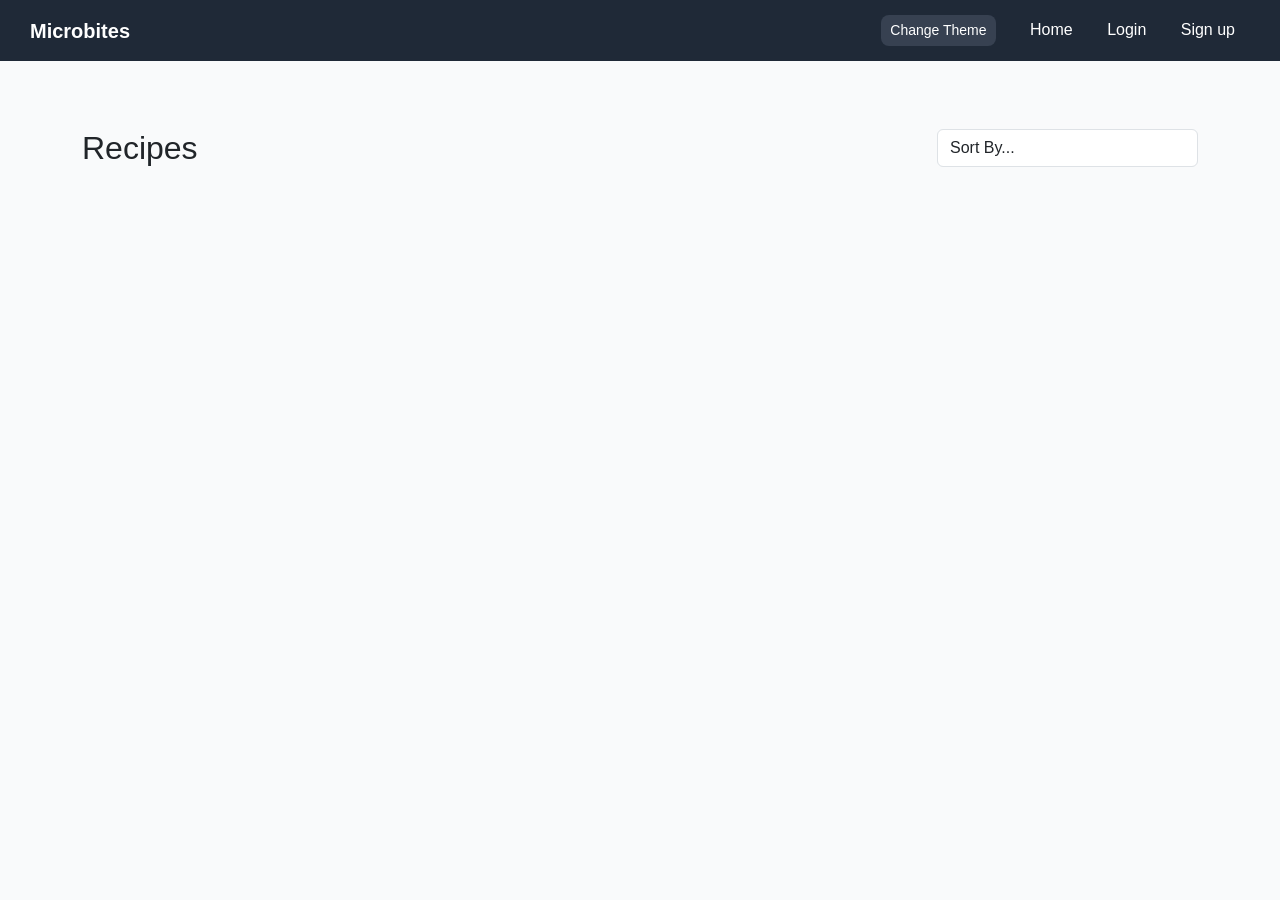
<file: Account/profile.html>
<!DOCTYPE html>
<html>
<head>
  <title>Macrobites - Profile</title>

  <link href="https://cdn.jsdelivr.net/npm/bootstrap@5.3.8/dist/css/bootstrap.min.css" rel="stylesheet">
  <link rel="stylesheet" href="../style.css">
</head>
<body>
  <header class="navbar align-items-center">
    <div class="logo">Microbites</div>

   

    <nav class="nav-links">
      <button id="theme-toggle" class="btn btn-sm" style="margin-right: 15px; background-color: #374151; color: white; border-radius: 8px;">Change Theme</button>
      <a href="/main.html" id="signupLink">Home</a>
      <a href="/SIGN-IN/Login.html" id="loginLink">Login</a>
      <a href="/SIGN-IN/Signup.html" id="signupLink">Sign up</a>
      <a href="#" id="logoutLink" style="display:none;">Logout</a>
    </nav>
  </header>
  <section class="recipes">
    <!-- Cards structure --> 
    <!-- Change the numbers for the margins and paddings (mb, py, etc.) to whichever looks best-->
    <div class="container py-5">
      <div class="row align-items-center mb-4">
        <div class="col-8 col-md-9">
          <h2 class="m-0">Recipes</h2>
        </div>
        
        <div class="col-4 col-md-3">
          <select id="sortSelect" class="form-control">
            <option value="default">Sort By...</option>
            <option value="az">Alphabetical (A-Z)</option>
            <option value="protein">Highest Protein</option>
            <option value="calories">Lowest Calories</option>
          </select>
        </div>
      </div>
    
      <div class="row g-4" id="recipeContainer"></div>
    </div>
  
    <!-- Recipe popup -->
    <div class="modal fade" id="recipeModal" tabindex="-1">
      <div class="modal-dialog modal-lg modal-dialog-centered">
        <div class="modal-content">
  
          <div class="modal-header">
            <h5 class="modal-title" id="modalTitle"></h5>
            <button class="btn-close" data-bs-dismiss="modal"></button>
          </div>
  
          <div class="modal-body">
            <img id="modalImg" class="img-fluid rounded mb-3">
  
            <h6 class="text-primary">Ingredients:</h6>
            <ul id="ingredients"></ul>
  
            <h6 class="text-primary">Instructions:</h6>
            <ol id="instructions"></ol>
          </div>
  
          <div class="modal-footer">
            <button class="btn btn-secondary" data-bs-dismiss="modal">Close</button>
            <button class="btn btn-warning" id="saveRecipe">Save Recipe</button>
          </div>
  
        </div>
      </div>
    </div>
  
  </section>

  <script src="https://cdn.jsdelivr.net/npm/bootstrap@5.3.8/dist/js/bootstrap.bundle.min.js"></script>
<script src="/Script.js"></script>
<script src="/Account/profile.js"></script>
</body>
</html>
</file>
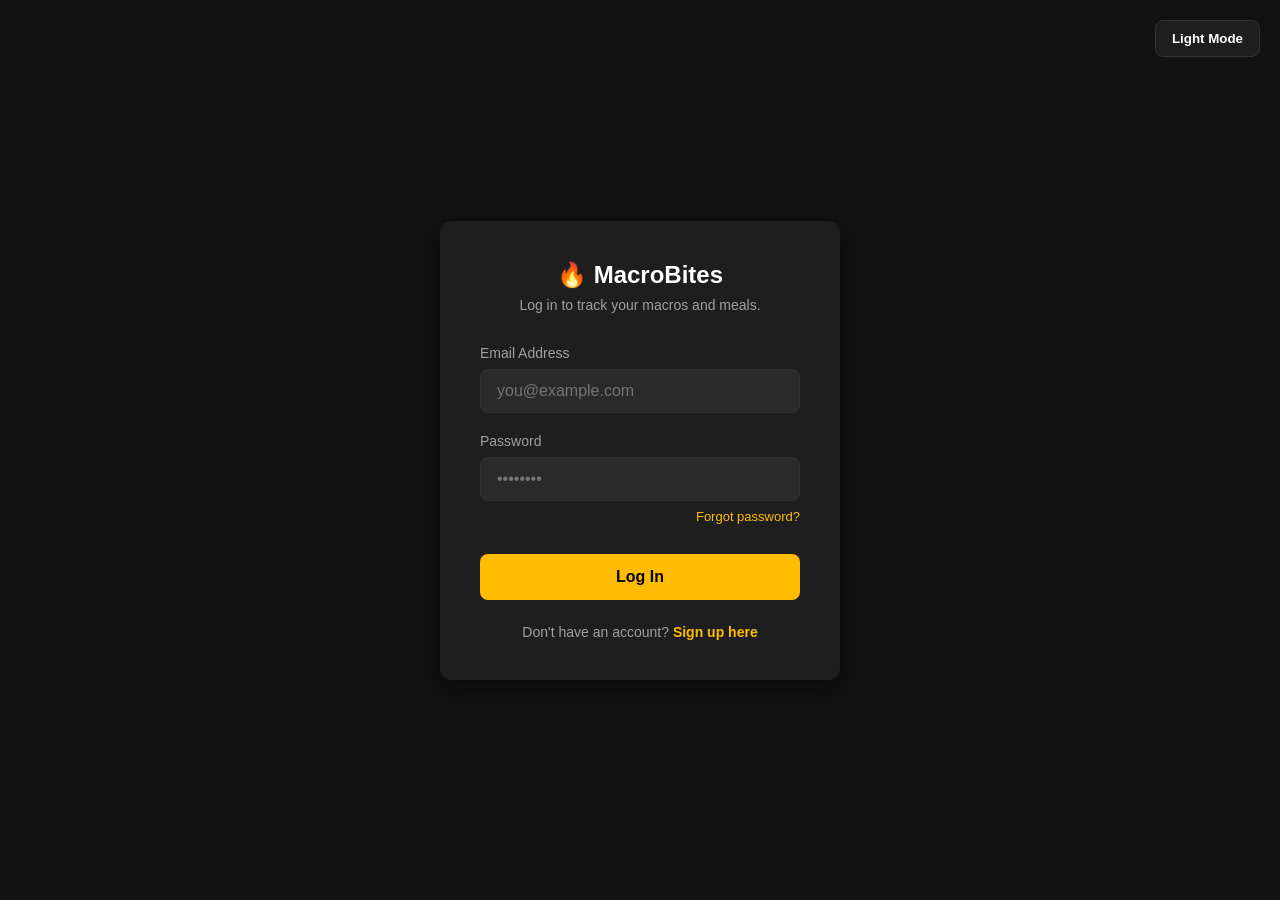
<file: SIGN-IN/Login.html>
<!DOCTYPE html>
<html>
<head>
    <meta charset="UTF-8">
    <meta name="viewport" content="width=device-width, initial-scale=1.0">
    <title>MacroBites - Login</title>
    <link rel="stylesheet" href="/SIGN-IN/Login.css">
</head>
<body>

    <button id="theme-toggle" class="theme">Change Theme</button>

    <div class="login-container">
        <div class="brand">
            🔥 MacroBites
        </div>
        <p class="subtitle">Log in to track your macros and meals.</p>

        <form action="/main.html" method="POST">
            <div class="form-group">
                <label for="email">Email Address</label>
                <input type="email" id="email" name="email" placeholder="you@example.com" required>
            </div>

            <div class="form-group">
                <label for="password">Password</label>
                <input type="password" id="password" name="password" placeholder="••••••••" required>
                <a href="#" class="forgot-password">Forgot password?</a>
            </div>

            <button type="submit" class="login-btn">Log In</button>
        </form>

        <p class="signup-link"> Don't have an account? <a href="Signup.html">Sign up here</a></p>
    </div>

    <script src="/SIGN-IN/script-sign.js"></script>
</body>
</html>
</file>
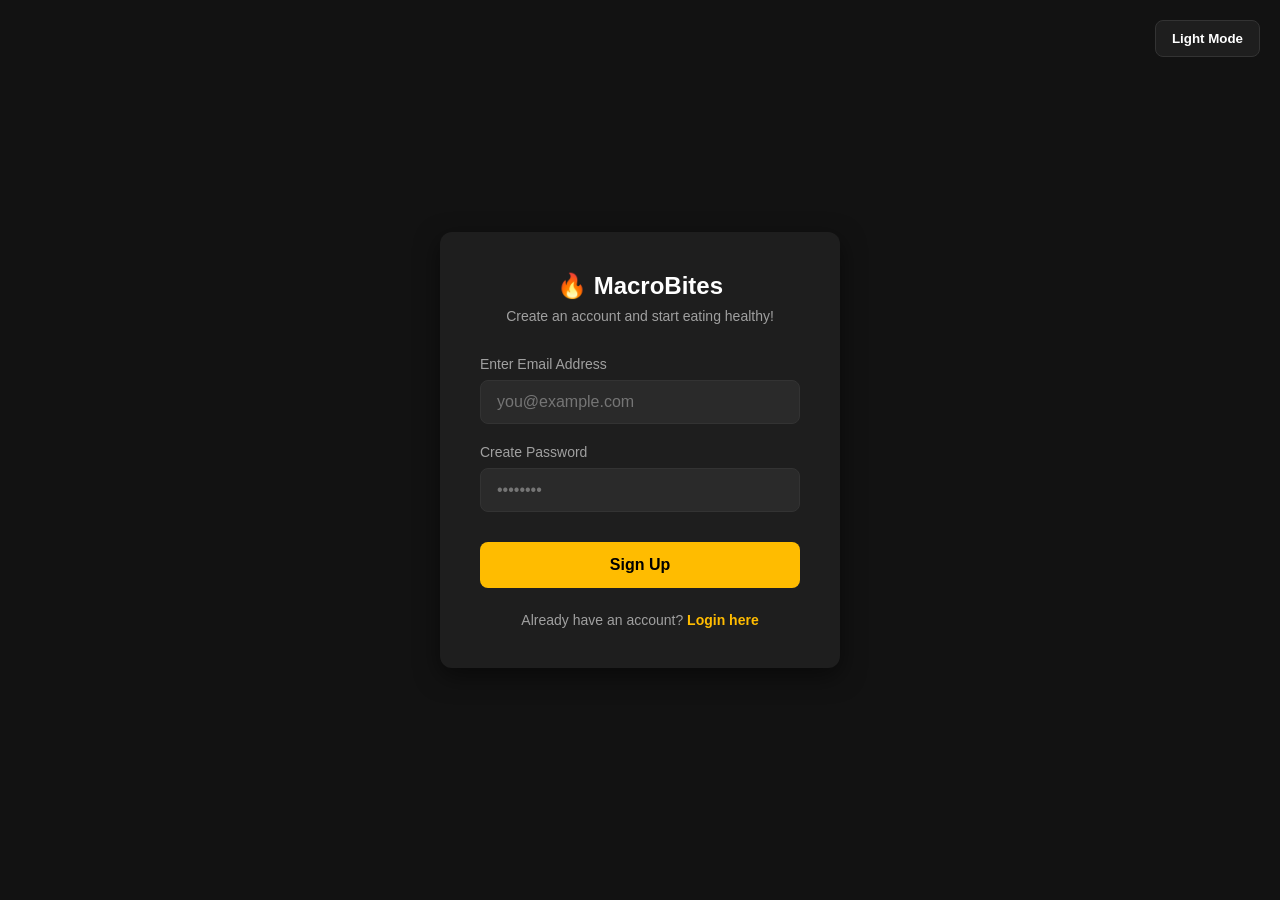
<file: SIGN-IN/Signup.html>
<!DOCTYPE html>
<html>
<head>
    <meta charset="UTF-8">
    <meta name="viewport" content="width=device-width, initial-scale=1.0">
    <title>MacroBites - Signup</title>
    <link rel="stylesheet" href="/SIGN-IN/Signup.css">
</head>
<body>

    <button id="theme-toggle" class="theme">Change Theme</button>

    <div class="Signup-container">
        <div class="brand">
            🔥 MacroBites
        </div>
        <p class="subtitle">Create an account and start eating healthy!</p>
        <form action="/dashboard" method="POST">
            <div class="form-group">
                <label for="email">Enter Email Address</label>
                <input type="email" id="email" name="email" placeholder="you@example.com" required>
            </div>
            <div class="form-group">
                <label for="password">Create Password</label>
                <input type="password" id="password" name="password" placeholder="••••••••" required>
            </div>
            <button type="submit" class="Signup-btn">Sign Up</button>
        </form>
       <p class="signup-link">Already have an account? <a href="login.html">Login here</a></p>
    </div>

    <script src="/SIGN-IN/script-sign.js"></script>
</body>
</html>
</file>
<file: style.css>
body {
  font-family: 'Inter', 'Segoe UI', Roboto, sans-serif; /* Cleaner font stack */
  background-color: #f9fafb; /* Off-white background makes white cards "pop" */
}

.recipe-card .card-body {
  padding: 1.5rem; /* More breathing room inside the card */
  padding: 20px !important; /* Forces more space around your text */
}

.recipe-card h5 {
  font-weight: 700;
  font-size: 1.15rem;
  margin-bottom: 0.75rem;
  color: #111827; /* Darker near-black for better contrast */
}

.text-muted {
  line-height: 1.5; /* Better readability for the description */
  margin-bottom: 1.25rem;
}


.navbar {
  display: flex;
  justify-content: space-between;
  align-items: center;
  background-color: #1f2937;
  padding: 15px 30px;
  color: white;
}
.hero {
  position: relative; 
  height: 400px;
  overflow: hidden;
}

.carousel,
.carousel-inner,
.carousel-item,
.carousel-item img {
  height: 100%;
}

.carousel-item img {
  object-fit: cover;
}

.hero::after {
  content: "";
  position: absolute;
  inset: 0;
  background: rgba(0,0,0,0.4);
  z-index: 1;
}


.hero-content {
  position: absolute;
  top: 50%;
  left: 50%;
  transform: translate(-50%, -50%);
  z-index: 2;
  color: white;
  text-align: center;
}
.btn{
  background-color:#facc15;
  border-radius: 10%;
  transition: 0.3s; /* Smooth speed for the hover */
}

.btn:hover{
  transform: scale(1.06); 
}
.logo {
  font-size: 20px;
  font-weight: bold;
}
a {
  margin: 0 15px;
  text-decoration: none;
  color: white;
  font-weight: 500;
}

a:hover {
  color: #facc15;
  text-decoration: none;
}

.search-box {
  display: flex;
  gap: 5px;
}

.search-box input {
  background-color: rgba(255, 255, 255, 0.1); /* Subtle transparent white */
  border: 1px solid rgba(255, 255, 255, 0.2);
  border-radius: 50px; /* Modern pill shape */
  padding: 8px 20px;
  color: white;
  width: 300px; /* Make it a bit wider to fill the space */
  transition: all 0.3s ease;
}

.search-box input:focus {
  background-color: white;
  color: black;
  width: 350px; /* Slight "grow" effect on focus */
  outline: none;
}


.recipes {
  padding: 20px;
}

.card img {
  height: 300px;
  object-fit: cover;
  
}

.card {
  border-radius: 15px;
  overflow: hidden;
  border: 2px solid #f3f4f6 !important; /* Light gray border */
  border-radius: 15px;
  transition: 0.3s; /* Smooth speed for the hover */
  background-color: white;
}

.badge {
  margin-right: 5px;
  font-size: 0.8rem;
}

.card:hover {
  transform: scale(1.03); 
  border-color: #facc15 !important;
  box-shadow: 0 10px 15px rgba(0, 0, 0, 0.1); 
}

.recipe {
  padding-bottom: 40px; 
}
/* Dark Mode */

body.dark-mode {
  background-color: #121212;
  color: #ffffff;
}

body.dark-mode .recipe-card h5 {
  color: #ffffff;
}

body.dark-mode .card {
  background-color: #1e1e1e;
  border-color: #333333 !important;
}

body.dark-mode .text-muted {
  color: #a0a0a0 !important;
}

body.dark-mode .section-title, 
body.dark-mode h2.mb-4.col-9 {
  color: #ffffff;
}

body.dark-mode .modal-content {
  background-color: #1e1e1e;
  color: #ffffff;
}

body.dark-mode .btn-close {
  filter: invert(1) grayscale(100%) brightness(200%);
}

body.dark-mode .navbar {
  background-color: #000000;
  border-bottom: 1px solid #333;
}
</file>
<file: SIGN-IN/Login.css>
html, body, div, p, form, label, input, a, button {
    margin: 0;
    padding: 0;
    box-sizing: border-box;
    font-family: -apple-system, BlinkMacSystemFont, "Segoe UI", Roboto, Helvetica, Arial, sans-serif;
}

body {
    background-color: #121212;
    color: #ffffff;
    display: flex;
    justify-content: center;
    align-items: center;
    min-height: 100vh;
    transition: background-color 0.5s ease, color 0.5s ease;
}

.theme {
    position: absolute;
    top: 20px;
    right: 20px;
    background-color: #1e1e1e;
    border: 1px solid #333333;
    color: #ffffff;
    padding: 10px 16px;
    border-radius: 8px;
    cursor: pointer;
    font-weight: 600;
    transition: all 0.5s ease;
}

.theme:hover {
    border-color: #ffbc00;
}

.login-container {
    background-color: #1e1e1e;
    padding: 40px;
    border-radius: 12px;
    box-shadow: 0 8px 24px rgba(0, 0, 0, 0.5);
    width: 100%;
    max-width: 400px;
    transition: background-color 0.5s ease;
}

.brand {
    text-align: center;
    font-size: 24px;
    font-weight: 700;
    margin-bottom: 8px;
    display: flex;
    align-items: center;
    justify-content: center;
    gap: 8px;
}

.brand span {
    color: #ffbc00;
}

.subtitle {
    text-align: center;
    color: #a0a0a0;
    font-size: 14px;
    margin-bottom: 32px;
    transition: color 0.5s ease;
}

.form-group {
    margin-bottom: 20px;
}

.form-group label {
    display: block;
    margin-bottom: 8px;
    font-size: 14px;
    color: #a0a0a0;
    transition: color 0.5s ease;
}

.form-group input {
    width: 100%;
    padding: 12px 16px;
    background-color: #2a2a2a;
    border: 1px solid #333333;
    border-radius: 8px;
    color: #ffffff;
    font-size: 16px;
    transition: border-color 0.5s ease, background-color 0.5s ease, color 0.5s ease;
}

.form-group input:focus {
    outline: none;
    border-color: #ffbc00;
}

.forgot-password {
    display: block;
    text-align: right;
    color: #ffbc00;
    text-decoration: none;
    font-size: 13px;
    margin-top: 8px;
}

.forgot-password:hover {
    text-decoration: underline;
}

.login-btn {
    width: 100%;
    padding: 14px;
    background-color: #ffbc00;
    color: #000000;
    border: none;
    border-radius: 8px;
    font-size: 16px;
    font-weight: 600;
    cursor: pointer;
    margin-top: 10px;
    transition: background-color 0.3s ease;
}

.login-btn:hover {
    background-color: #e5a800;
}

.signup-link {
    text-align: center;
    margin-top: 24px;
    font-size: 14px;
    color: #a0a0a0;
    transition: color 0.3s ease;
}

.signup-link a {
    color: #ffbc00;
    text-decoration: none;
    font-weight: 600;
}

.signup-link a:hover {
    text-decoration: underline;
}

/* light mode css starts here */

body.light-mode {
    background-color: #f4f4f9;
    color: #121212;
}

body.light-mode .theme-btn {
    background-color: #ffffff;
    border-color: #cccccc;
    color: #121212;
}

body.light-mode .login-container {
    background-color: #ffffff;
    box-shadow: 0 8px 24px rgba(0, 0, 0, 0.1); 
}

body.light-mode .subtitle, body.light-mode .form-group label,body.light-mode .signup-link {
    color: #555555;
}

body.light-mode .form-group input {
    background-color: #ffffff;
    border-color: #cccccc;
    color: #121212;
}
</file>
<file: SIGN-IN/Signup.css>
html, body, div, p, form, label, input, a, button {
    margin: 0;
    padding: 0;
    box-sizing: border-box;
    font-family: -apple-system, BlinkMacSystemFont, "Segoe UI", Roboto, Helvetica, Arial, sans-serif;
}

body {
    background-color: #121212;
    color: #ffffff;
    display: flex;
    justify-content: center;
    align-items: center;
    min-height: 100vh;
    transition: background-color 0.5s ease, color 0.5s ease;
}

.theme {
    position: absolute;
    top: 20px;
    right: 20px;
    background-color: #1e1e1e;
    border: 1px solid #333333;
    color: #ffffff;
    padding: 10px 16px;
    border-radius: 8px;
    cursor: pointer;
    font-weight: 600;
    transition: all 0.5s ease;
}

.theme:hover {
    border-color: #ffbc00;
}

.Signup-container {
    background-color: #1e1e1e;
    padding: 40px;
    border-radius: 12px;
    box-shadow: 0 8px 24px rgba(0, 0, 0, 0.5);
    width: 100%;
    max-width: 400px;
    transition: background-color 0.5s ease;
}

.brand {
    text-align: center;
    font-size: 24px;
    font-weight: 700;
    margin-bottom: 8px;
    display: flex;
    align-items: center;
    justify-content: center;
    gap: 8px;
}

.brand span {
    color: #ffbc00;
}

.subtitle {
    text-align: center;
    color: #a0a0a0;
    font-size: 14px;
    margin-bottom: 32px;
    transition: color 0.5s ease;
}

.form-group {
    margin-bottom: 20px;
}

.form-group label {
    display: block;
    margin-bottom: 8px;
    font-size: 14px;
    color: #a0a0a0;
    transition: color 0.5s ease;
}

.form-group input {
    width: 100%;
    padding: 12px 16px;
    background-color: #2a2a2a;
    border: 1px solid #333333;
    border-radius: 8px;
    color: #ffffff;
    font-size: 16px;
    transition: border-color 0.5s ease, background-color 0.5s ease, color 0.5s ease;
}

.form-group input:focus {
    outline: none;
    border-color: #ffbc00;
}

.forgot-password {
    display: block;
    text-align: right;
    color: #ffbc00;
    text-decoration: none;
    font-size: 13px;
    margin-top: 8px;
}

.forgot-password:hover {
    text-decoration: underline;
}

.Signup-btn {
    width: 100%;
    padding: 14px;
    background-color: #ffbc00;
    color: #000000;
    border: none;
    border-radius: 8px;
    font-size: 16px;
    font-weight: 600;
    cursor: pointer;
    margin-top: 10px;
    transition: background-color 0.3s ease;
}

.Signup-btn:hover {
    background-color: #e5a800;
}

.signup-link {
    text-align: center;
    margin-top: 24px;
    font-size: 14px;
    color: #a0a0a0;
    transition: color 0.3s ease;
}

.signup-link a {
    color: #ffbc00;
    text-decoration: none;
    font-weight: 600;
}

.signup-link a:hover {
    text-decoration: underline;
}

/* light mode */

body.light-mode {
    background-color: #f4f4f9;
    color: #121212;
}

body.light-mode .theme-btn {
    background-color: #ffffff;
    border-color: #cccccc;
    color: #121212;
}

body.light-mode .Signup-container {
    background-color: #ffffff;
    box-shadow: 0 8px 24px rgba(0, 0, 0, 0.1); 
}

body.light-mode .subtitle, body.light-mode .form-group label,body.light-mode .signup-link {
    color: #555555;
}

body.light-mode .form-group input {
    background-color: #ffffff;
    border-color: #cccccc;
    color: #121212;
}
</file>
